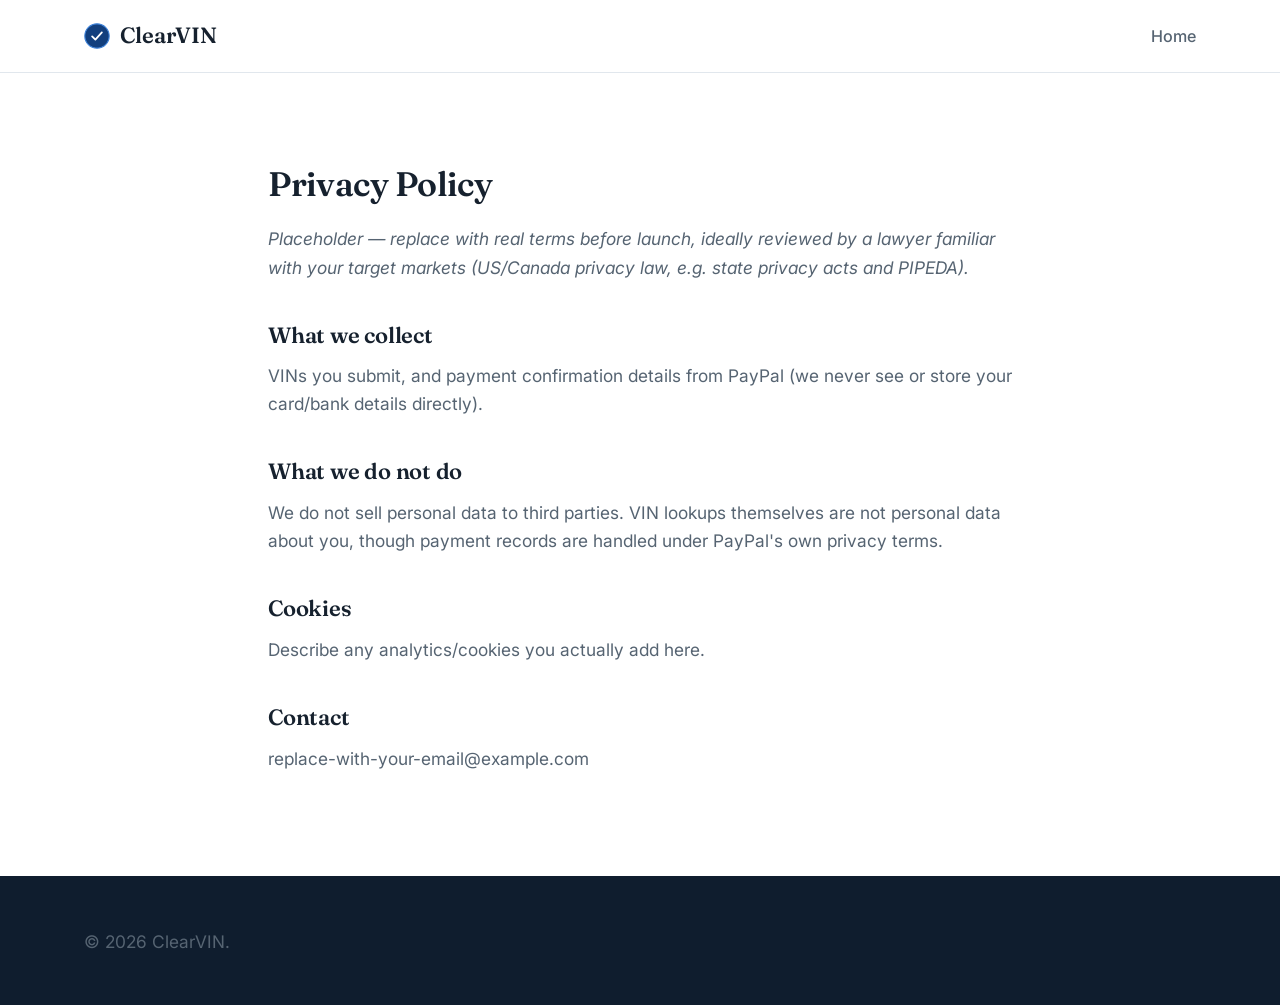
<file: privacy.html>
<!DOCTYPE html>
<html lang="en">
<head>
<meta charset="UTF-8">
<meta name="viewport" content="width=device-width, initial-scale=1.0">
<title>Privacy Policy — ClearVIN</title>
<link href="https://fonts.googleapis.com/css2?family=Fraunces:opsz,wght@9..144,500;9..144,600;9..144,700&family=Inter:wght@400;500;600&display=swap" rel="stylesheet">
<link rel="stylesheet" href="style.css">
</head>
<body>
<header class="site-header">
  <div class="container">
    <a href="index.html" class="brand">
      <svg width="26" height="26" viewBox="0 0 32 32" fill="none" xmlns="http://www.w3.org/2000/svg">
        <circle cx="16" cy="16" r="15" fill="#123F7D" stroke="#3E82D8" stroke-width="1.4"/>
        <path d="M10 16.5 L14 20.5 L22 11.5" stroke="#fff" stroke-width="2.2" fill="none" stroke-linecap="round" stroke-linejoin="round"/>
      </svg>
      ClearVIN
    </a>
    <nav class="site-nav"><a href="index.html">Home</a></nav>
  </div>
</header>
<main class="section">
  <div class="container legal-page">
    <h1>Privacy Policy</h1>
    
<p><em>Placeholder — replace with real terms before launch, ideally reviewed by a lawyer familiar with your target markets (US/Canada privacy law, e.g. state privacy acts and PIPEDA).</em></p>
<h2>What we collect</h2>
<p>VINs you submit, and payment confirmation details from PayPal (we never see or store your card/bank details directly).</p>
<h2>What we do not do</h2>
<p>We do not sell personal data to third parties. VIN lookups themselves are not personal data about you, though payment records are handled under PayPal's own privacy terms.</p>
<h2>Cookies</h2>
<p>Describe any analytics/cookies you actually add here.</p>
<h2>Contact</h2>
<p>replace-with-your-email@example.com</p>

  </div>
</main>
<footer class="site-footer">
  <div class="container"><p>© <span id="year"></span> ClearVIN.</p></div>
</footer>
<script>document.getElementById("year").textContent = new Date().getFullYear();</script>
</body>
</html>
</file>
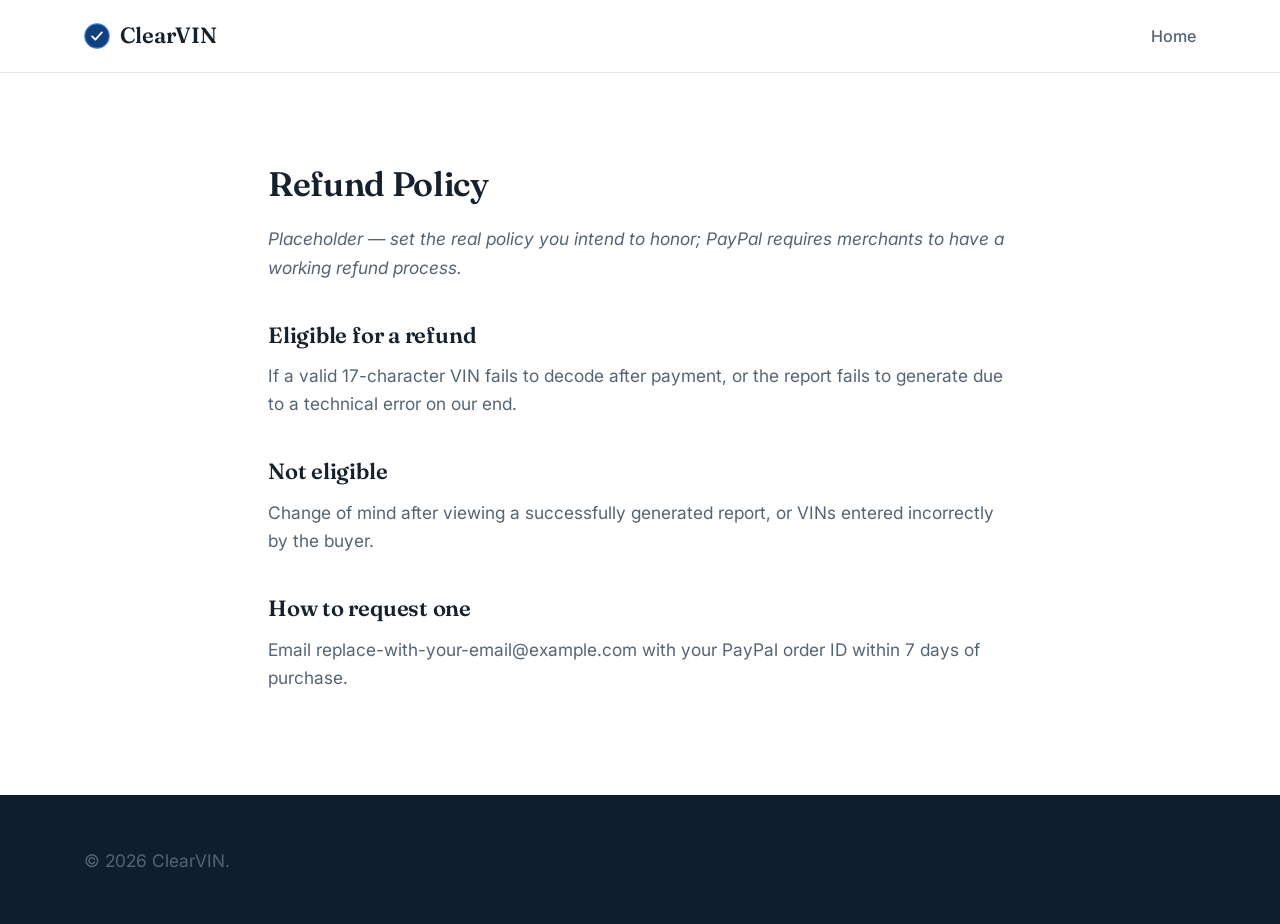
<file: refund-policy.html>
<!DOCTYPE html>
<html lang="en">
<head>
<meta charset="UTF-8">
<meta name="viewport" content="width=device-width, initial-scale=1.0">
<title>Refund Policy — ClearVIN</title>
<link href="https://fonts.googleapis.com/css2?family=Fraunces:opsz,wght@9..144,500;9..144,600;9..144,700&family=Inter:wght@400;500;600&display=swap" rel="stylesheet">
<link rel="stylesheet" href="style.css">
</head>
<body>
<header class="site-header">
  <div class="container">
    <a href="index.html" class="brand">
      <svg width="26" height="26" viewBox="0 0 32 32" fill="none" xmlns="http://www.w3.org/2000/svg">
        <circle cx="16" cy="16" r="15" fill="#123F7D" stroke="#3E82D8" stroke-width="1.4"/>
        <path d="M10 16.5 L14 20.5 L22 11.5" stroke="#fff" stroke-width="2.2" fill="none" stroke-linecap="round" stroke-linejoin="round"/>
      </svg>
      ClearVIN
    </a>
    <nav class="site-nav"><a href="index.html">Home</a></nav>
  </div>
</header>
<main class="section">
  <div class="container legal-page">
    <h1>Refund Policy</h1>
    
<p><em>Placeholder — set the real policy you intend to honor; PayPal requires merchants to have a working refund process.</em></p>
<h2>Eligible for a refund</h2>
<p>If a valid 17-character VIN fails to decode after payment, or the report fails to generate due to a technical error on our end.</p>
<h2>Not eligible</h2>
<p>Change of mind after viewing a successfully generated report, or VINs entered incorrectly by the buyer.</p>
<h2>How to request one</h2>
<p>Email replace-with-your-email@example.com with your PayPal order ID within 7 days of purchase.</p>

  </div>
</main>
<footer class="site-footer">
  <div class="container"><p>© <span id="year"></span> ClearVIN.</p></div>
</footer>
<script>document.getElementById("year").textContent = new Date().getFullYear();</script>
</body>
</html>
</file>
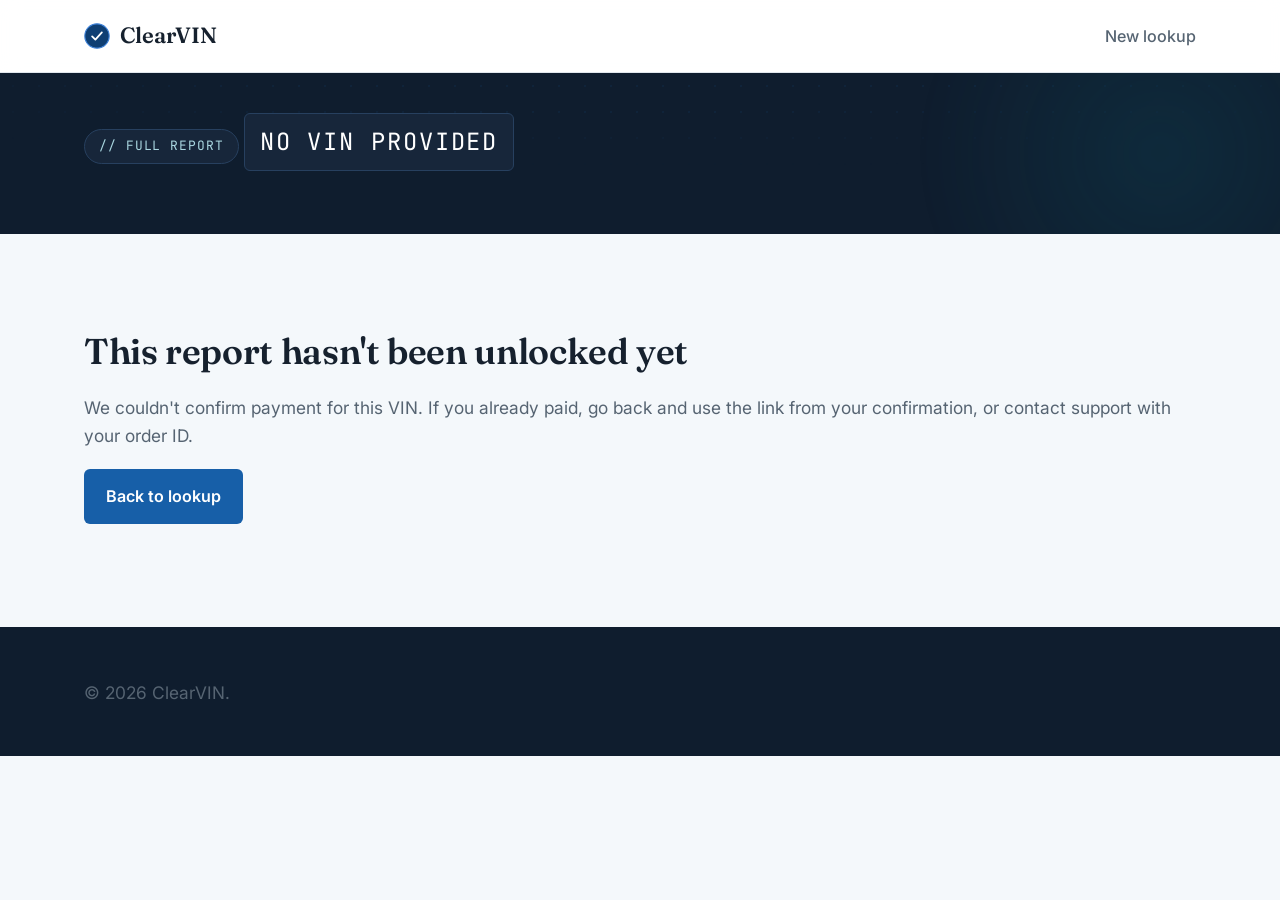
<file: report.html>
<!DOCTYPE html>
<html lang="en">
<head>
<meta charset="UTF-8">
<meta name="viewport" content="width=device-width, initial-scale=1.0">
<title>Vehicle Report — ClearVIN</title>
<link href="https://fonts.googleapis.com/css2?family=Fraunces:opsz,wght@9..144,500;9..144,600;9..144,700&family=Inter:wght@400;500;600;700&family=JetBrains+Mono:wght@400;500&display=swap" rel="stylesheet">
<link rel="stylesheet" href="style.css">
</head>
<body>

<header class="site-header">
  <div class="container">
    <a href="index.html" class="brand">
      <svg class="brand-mark" width="26" height="26" viewBox="0 0 32 32" fill="none" xmlns="http://www.w3.org/2000/svg">
        <circle cx="16" cy="16" r="15" fill="#0F3F73" stroke="#3E82D8" stroke-width="1.4"/>
        <path d="M10 16.5 L14 20.5 L22 11.5" stroke="#fff" stroke-width="2.2" fill="none" stroke-linecap="round" stroke-linejoin="round"/>
      </svg>
      ClearVIN
    </a>
    <nav class="site-nav"><a href="index.html">New lookup</a></nav>
  </div>
</header>

<div class="report-header bg-layered">
  <div class="container">
    <div class="hero-eyebrow">// Full report</div>
    <div class="report-vin" id="reportVin">—</div>
  </div>
</div>

<div class="container">
  <div id="reportSummary" class="report-summary"></div>
</div>

<div id="lockedNotice" class="section hidden">
  <div class="container">
    <h2>This report hasn't been unlocked yet</h2>
    <p>We couldn't confirm payment for this VIN. If you already paid, go back and use the
    link from your confirmation, or contact support with your order ID.</p>
    <p><a class="btn btn-primary" href="index.html" style="display:inline-block;text-decoration:none;">Back to lookup</a></p>
  </div>
</div>

<main id="reportBody" class="section hidden" style="padding-top:0;">
  <div class="container">

    <div class="report-section">
      <h2 style="margin-bottom:4px;">Vehicle specifications</h2>
      <p class="section-eyebrow" style="margin-bottom:20px;">Source: NHTSA vPIC public VIN registry</p>
      <table class="data-table" id="specTable"></table>
    </div>

    <div class="report-section">
      <h2 style="margin-top:0;">Open recalls</h2>
      <div id="recallsList"></div>
    </div>

    <div class="report-section">
      <h2 style="margin-top:0;">Safety complaints on file</h2>
      <p id="complaintsSummary" class="section-eyebrow"></p>
      <table class="data-table" id="complaintsTable"></table>
    </div>

    <div class="report-section">
      <h2 style="margin-top:0;">Title &amp; history flags</h2>
      <div id="historySection"></div>
    </div>

    <div class="disclaimer">
      ClearVIN is an independent lookup tool, not affiliated with NHTSA, any state DMV, or any automaker.
      Recall and complaint data reflect what has been reported to NHTSA as of the time of this request and may
      not be complete or current. This report is informational only and is not a substitute for an independent
      pre-purchase inspection by a licensed mechanic.
    </div>
  </div>
</main>

<footer class="site-footer">
  <div class="container">
    <p>© <span id="year"></span> ClearVIN.</p>
  </div>
</footer>

<script src="config.js"></script>
<script src="vin-api.js"></script>
<script src="report.js"></script>
</body>
</html>
</file>
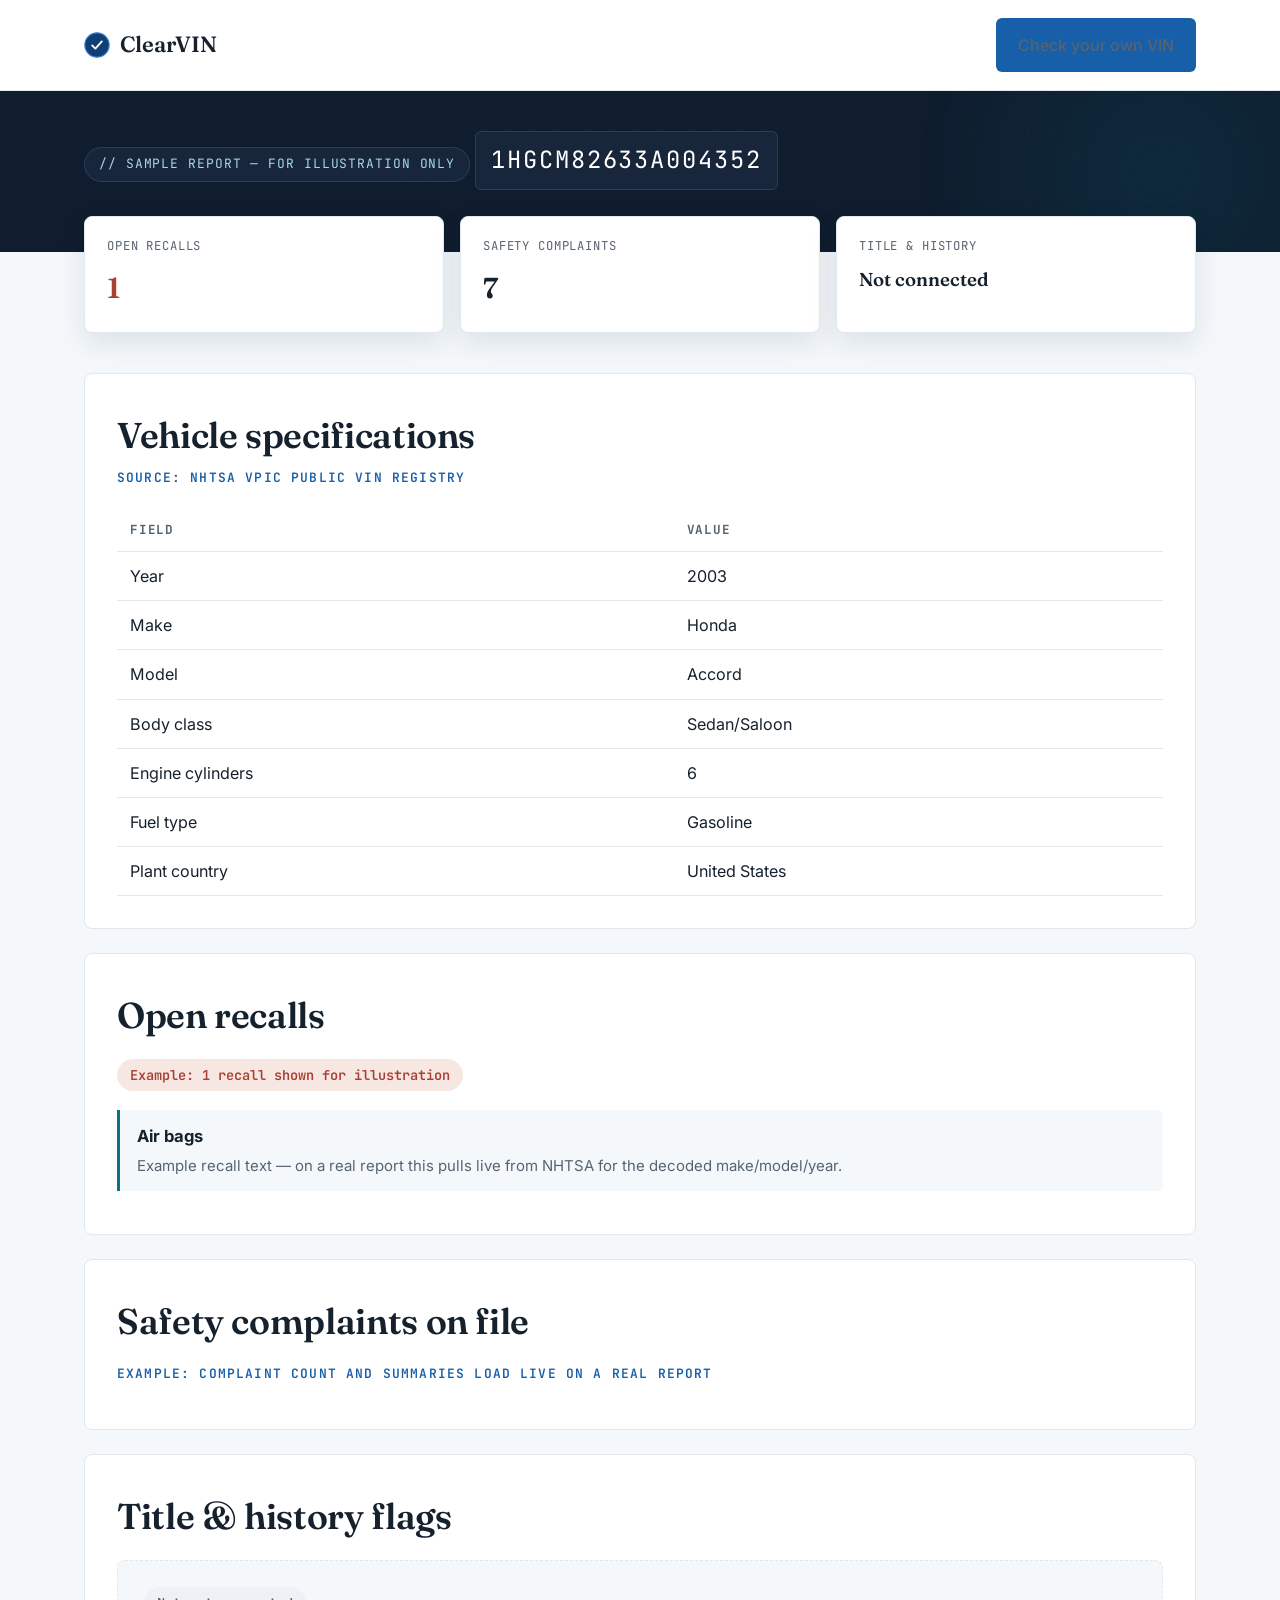
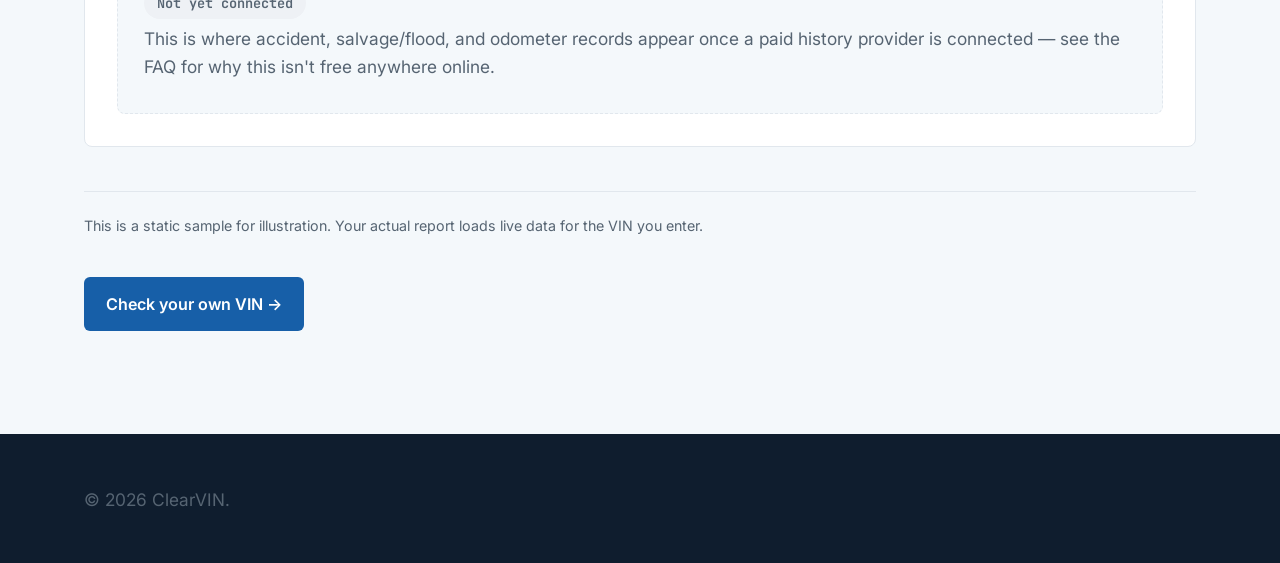
<file: sample-report.html>
<!DOCTYPE html>
<html lang="en">
<head>
<meta charset="UTF-8">
<meta name="viewport" content="width=device-width, initial-scale=1.0">
<title>Sample Report — ClearVIN</title>
<link href="https://fonts.googleapis.com/css2?family=Fraunces:opsz,wght@9..144,500;9..144,600;9..144,700&family=Inter:wght@400;500;600;700&family=JetBrains+Mono:wght@400;500&display=swap" rel="stylesheet">
<link rel="stylesheet" href="style.css">
</head>
<body class="report-body">

<header class="site-header">
  <div class="container">
    <a href="index.html" class="brand">
      <svg width="26" height="26" viewBox="0 0 32 32" fill="none" xmlns="http://www.w3.org/2000/svg">
        <circle cx="16" cy="16" r="15" fill="#0F3F73" stroke="#3E82D8" stroke-width="1.4"/>
        <path d="M10 16.5 L14 20.5 L22 11.5" stroke="#fff" stroke-width="2.2" fill="none" stroke-linecap="round" stroke-linejoin="round"/>
      </svg>
      ClearVIN
    </a>
    <nav class="site-nav"><a href="index.html#scanner" class="btn btn-primary">Check your own VIN</a></nav>
  </div>
</header>

<div class="report-header bg-layered">
  <div class="container">
    <div class="hero-eyebrow">// Sample report — for illustration only</div>
    <div class="report-vin">1HGCM82633A004352</div>
  </div>
</div>

<div class="container">
  <div class="report-summary">
    <div class="summary-grid">
      <div class="summary-card">
        <div class="summary-label">Open recalls</div>
        <div class="summary-value" style="color:var(--red);">1</div>
      </div>
      <div class="summary-card">
        <div class="summary-label">Safety complaints</div>
        <div class="summary-value">7</div>
      </div>
      <div class="summary-card">
        <div class="summary-label">Title &amp; history</div>
        <div class="summary-value" style="font-size:1.1rem;">Not connected</div>
      </div>
    </div>
  </div>
</div>

<main class="section" style="padding-top:0;">
  <div class="container">

    <div class="report-section">
      <h2 style="margin-bottom:4px;">Vehicle specifications</h2>
      <p class="section-eyebrow" style="margin-bottom:20px;">Source: NHTSA vPIC public VIN registry</p>
      <table class="data-table">
        <tr><th>Field</th><th>Value</th></tr>
        <tr><td>Year</td><td>2003</td></tr>
        <tr><td>Make</td><td>Honda</td></tr>
        <tr><td>Model</td><td>Accord</td></tr>
        <tr><td>Body class</td><td>Sedan/Saloon</td></tr>
        <tr><td>Engine cylinders</td><td>6</td></tr>
        <tr><td>Fuel type</td><td>Gasoline</td></tr>
        <tr><td>Plant country</td><td>United States</td></tr>
      </table>
    </div>

    <div class="report-section">
      <h2 style="margin-top:0;">Open recalls</h2>
      <p><span class="status-pill status-flag">Example: 1 recall shown for illustration</span></p>
      <div class="recall-item">
        <h4>Air bags</h4>
        <p>Example recall text — on a real report this pulls live from NHTSA for the decoded make/model/year.</p>
      </div>
    </div>

    <div class="report-section">
      <h2 style="margin-top:0;">Safety complaints on file</h2>
      <p class="section-eyebrow">Example: complaint count and summaries load live on a real report</p>
    </div>

    <div class="report-section">
      <h2 style="margin-top:0;">Title &amp; history flags</h2>
      <div class="history-placeholder">
        <p><span class="status-pill status-locked">Not yet connected</span></p>
        <p>This is where accident, salvage/flood, and odometer records appear once a paid history provider is connected — see the FAQ for why this isn't free anywhere online.</p>
      </div>
    </div>

    <div class="disclaimer">
      This is a static sample for illustration. Your actual report loads live data for the VIN you enter.
    </div>

    <p style="margin-top:40px;"><a href="index.html#scanner" class="btn btn-primary" style="display:inline-block;text-decoration:none;">Check your own VIN →</a></p>
  </div>
</main>

<footer class="site-footer">
  <div class="container"><p>© <span id="year"></span> ClearVIN.</p></div>
</footer>
<script>document.getElementById("year").textContent = new Date().getFullYear();</script>
</body>
</html>
</file>
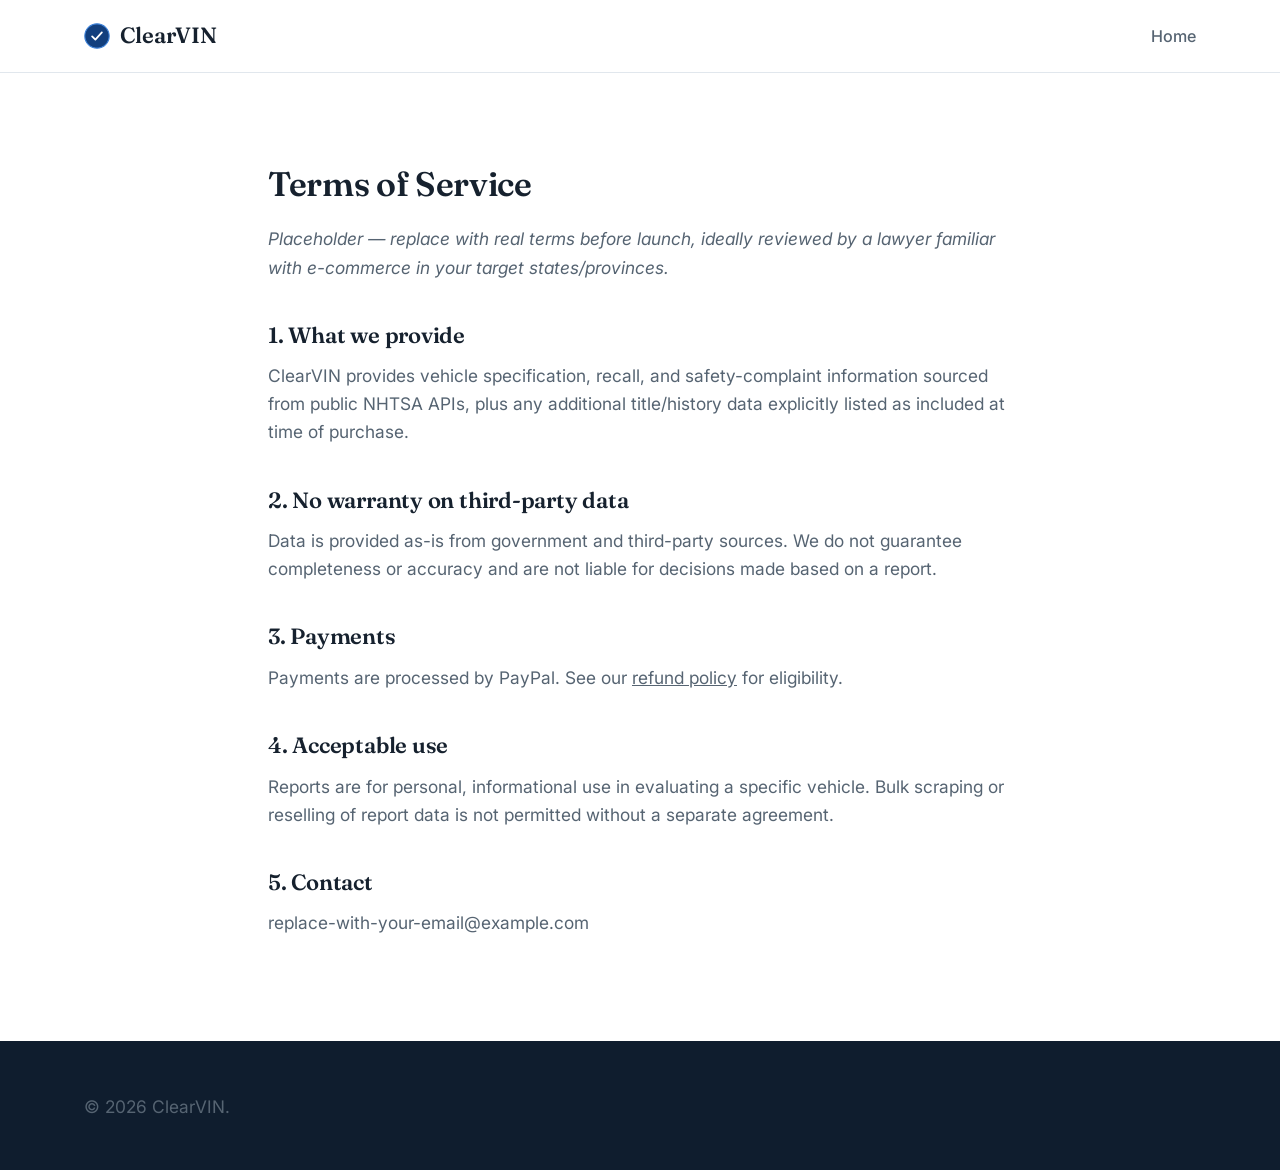
<file: terms.html>
<!DOCTYPE html>
<html lang="en">
<head>
<meta charset="UTF-8">
<meta name="viewport" content="width=device-width, initial-scale=1.0">
<title>Terms of Service — ClearVIN</title>
<link href="https://fonts.googleapis.com/css2?family=Fraunces:opsz,wght@9..144,500;9..144,600;9..144,700&family=Inter:wght@400;500;600&display=swap" rel="stylesheet">
<link rel="stylesheet" href="style.css">
</head>
<body>
<header class="site-header">
  <div class="container">
    <a href="index.html" class="brand">
      <svg width="26" height="26" viewBox="0 0 32 32" fill="none" xmlns="http://www.w3.org/2000/svg">
        <circle cx="16" cy="16" r="15" fill="#123F7D" stroke="#3E82D8" stroke-width="1.4"/>
        <path d="M10 16.5 L14 20.5 L22 11.5" stroke="#fff" stroke-width="2.2" fill="none" stroke-linecap="round" stroke-linejoin="round"/>
      </svg>
      ClearVIN
    </a>
    <nav class="site-nav"><a href="index.html">Home</a></nav>
  </div>
</header>
<main class="section">
  <div class="container legal-page">
    <h1>Terms of Service</h1>
    
<p><em>Placeholder — replace with real terms before launch, ideally reviewed by a lawyer familiar with e-commerce in your target states/provinces.</em></p>
<h2>1. What we provide</h2>
<p>ClearVIN provides vehicle specification, recall, and safety-complaint information sourced from public NHTSA APIs, plus any additional title/history data explicitly listed as included at time of purchase.</p>
<h2>2. No warranty on third-party data</h2>
<p>Data is provided as-is from government and third-party sources. We do not guarantee completeness or accuracy and are not liable for decisions made based on a report.</p>
<h2>3. Payments</h2>
<p>Payments are processed by PayPal. See our <a href="refund-policy.html">refund policy</a> for eligibility.</p>
<h2>4. Acceptable use</h2>
<p>Reports are for personal, informational use in evaluating a specific vehicle. Bulk scraping or reselling of report data is not permitted without a separate agreement.</p>
<h2>5. Contact</h2>
<p>replace-with-your-email@example.com</p>

  </div>
</main>
<footer class="site-footer">
  <div class="container"><p>© <span id="year"></span> ClearVIN.</p></div>
</footer>
<script>document.getElementById("year").textContent = new Date().getFullYear();</script>
</body>
</html>
</file>
<file: style.css>
/* ===========================================================
   ClearVIN — Design Tokens (v6: editorial serif display, duotone photos)
   =========================================================== */
:root {
  --ink:        #0F1D2E;
  --ink-soft:   #17263A;
  --bg:         #FFFFFF;
  --bg-soft:    #F4F8FB;
  --bg-tint:    #EAF2FA;
  --text:       #16212E;
  --text-soft:  #566472;
  --brand:      #175FA8;
  --brand-light:#3E82D8;
  --brand-dark: #0F3F73;
  --accent:     #0B7285;
  --accent-bg:  #E4F1F3;
  --green:      #1E7A50;
  --green-bg:   #E6F3EC;
  --red:        #A8402F;
  --red-bg:     #F7E7E3;
  --line:       #E1E7ED;

  --display: "Fraunces", Georgia, serif;
  --body:    "Inter", "Segoe UI", sans-serif;
  --mono:    "JetBrains Mono", "SFMono-Regular", Consolas, monospace;

  --radius: 8px;
  --shadow-sm: 0 1px 2px rgba(16,29,46,.06);
  --shadow: 0 10px 28px rgba(16,29,46,.10);
  --ease: cubic-bezier(.22,.9,.32,1);
}

* { box-sizing: border-box; }
html { scroll-behavior: smooth; font-size: 17px; }
body { margin: 0; background: var(--bg); color: var(--text); font-family: var(--body); line-height: 1.62; -webkit-font-smoothing: antialiased; }
body.report-body { background: var(--bg-soft); }
h1, h2, h3 { font-family: var(--display); margin: 0 0 .4em; letter-spacing: -0.01em; font-weight: 600; color: var(--text); }
p { margin: 0 0 1.1em; color: var(--text-soft); font-size: 1.02rem; }
a { color: inherit; }
.container { max-width: 1160px; margin: 0 auto; padding: 0 24px; }

.reveal { opacity: 0; transform: translateY(16px); transition: opacity .55s var(--ease), transform .55s var(--ease); }
.reveal.in-view { opacity: 1; transform: translateY(0); }
@media (prefers-reduced-motion: reduce) { .reveal { opacity: 1; transform: none; transition: none; } }

/* ---------- Header ---------- */
.site-header { background: rgba(255,255,255,.92); backdrop-filter: blur(10px); padding: 18px 0; position: sticky; top: 0; z-index: 40; border-bottom: 1px solid var(--line); }
.site-header .container { display: flex; align-items: center; justify-content: space-between; }
.brand { display: flex; align-items: center; gap: 10px; font-family: var(--display); font-weight: 600; font-size: 1.3rem; text-decoration: none; color: var(--text); }
.brand-mark { display: block; }
.site-nav { display: flex; align-items: center; }
.site-nav a { color: var(--text-soft); text-decoration: none; margin-left: 30px; font-size: .95rem; font-weight: 500; transition: color .15s; }
.site-nav a:hover { color: var(--brand); }
.site-nav .btn { margin-left: 30px; }

/* ---------- Hero ---------- */
.hero { background: linear-gradient(180deg, var(--bg-tint) 0%, var(--bg) 82%); padding: 72px 0 0; }
.hero-inner { padding-bottom: 60px; }
.hero-grid { display: grid; grid-template-columns: 1.05fr .95fr; gap: 52px; align-items: stretch; }
@media (max-width: 940px) { .hero-grid { grid-template-columns: 1fr; } }
.hero-grid > div:first-child { display: flex; flex-direction: column; justify-content: center; }

.hero-eyebrow { display: inline-flex; align-items: center; gap: 8px; font-family: var(--mono); color: var(--brand-dark); font-size: .76rem; letter-spacing: .07em; text-transform: uppercase; background: #fff; border: 1px solid var(--line); padding: 6px 14px; border-radius: 20px; margin-bottom: 22px; width: fit-content; }
.hero h1 { font-size: clamp(2.5rem, 4.8vw, 3.8rem); line-height: 1.06; max-width: 14ch; color: var(--text); }
.hero p.lede { color: var(--text-soft); max-width: 46ch; font-size: 1.15rem; }

/* photo-frame: duotone treatment applied to every photo on the site.
   Keeps colour/contrast consistent across different stock sources and
   avoids drawing attention to background detail (signage, plates, etc). */
.photo-frame { position: relative; border-radius: var(--radius); overflow: hidden; border: 1px solid var(--line); }
.photo-frame img { display: block; width: 100%; height: 100%; object-fit: cover; filter: grayscale(1) contrast(1.08) brightness(.97); }
.photo-frame::after { content: ""; position: absolute; inset: 0; background: linear-gradient(155deg, rgba(23,95,168,.62) 0%, rgba(11,114,133,.5) 100%); mix-blend-mode: multiply; }
.photo-frame::before { content: ""; position: absolute; inset: 0; border: 1px solid rgba(255,255,255,.08); z-index: 2; pointer-events: none; }

.hero-photo { aspect-ratio: auto; height: 100%; min-height: 340px; }
.hero-photo img { aspect-ratio: auto; height: 100%; }

/* VIN scanner */
.vin-scanner { margin-top: 34px; max-width: 620px; background: var(--ink); border: 1px solid #223349; border-radius: var(--radius); padding: 20px; box-shadow: var(--shadow); }
.vin-scanner label { display: block; font-family: var(--mono); font-size: .74rem; letter-spacing: .1em; text-transform: uppercase; color: #93A8B8; margin-bottom: 9px; }
.vin-scan-row { display: flex; gap: 10px; position: relative; }
#vinInput { flex: 1; font-family: var(--mono); font-size: 1.12rem; letter-spacing: .1em; text-transform: uppercase; background: #0D1826; border: 1px solid #27405f; color: #fff; padding: 15px 16px; border-radius: 6px; outline: none; min-width: 0; transition: border-color .15s; }
#vinInput:focus { border-color: var(--brand-light); }
.btn { font-family: var(--body); font-weight: 600; border: none; border-radius: 6px; padding: 14px 22px; cursor: pointer; font-size: .95rem; transition: transform .12s var(--ease), opacity .12s, background .15s; white-space: nowrap; }
.btn:hover { transform: translateY(-1px); }
.btn:active { transform: scale(.97); }
/* ---------- Buttons — one consistent system, two variants ---------- */
.btn-primary { background: var(--brand); color: #fff; }
.btn-primary:hover { background: var(--brand-light); }
.btn-secondary { background: #fff; border: 1px solid var(--line); color: var(--text); }
.btn-secondary:hover { background: var(--bg-soft); border-color: #C9D2DA; }
.btn:disabled { opacity: .5; cursor: not-allowed; transform: none !important; }

/* ---------- Layered background treatment (hero + report header) ---------- */
.bg-layered { position: relative; overflow: hidden; }
.bg-layered::before {
  content: "";
  position: absolute; inset: 0;
  background-image: radial-gradient(circle, rgba(23,95,168,.10) 1px, transparent 1px);
  background-size: 26px 26px;
  mask-image: radial-gradient(ellipse 70% 60% at 50% 0%, #000 40%, transparent 100%);
}
.bg-layered::after {
  content: "";
  position: absolute; top: -160px; right: -120px;
  width: 480px; height: 480px; border-radius: 50%;
  background: radial-gradient(circle, rgba(11,114,133,.16), transparent 70%);
  filter: blur(10px);
}
.bg-layered .container { position: relative; z-index: 2; }
.vin-hint { font-size: .8rem; color: #7C8CA0; margin-top: 9px; }

/* supported countries — near the VIN input */
.countries-note { margin-top: 12px; }
.countries-note summary { cursor: pointer; font-size: .8rem; color: #93A8B8; list-style: none; display: inline-flex; align-items: center; gap: 6px; }
.countries-note summary::-webkit-details-marker { display: none; }
.countries-note summary::before { content: "🌐"; font-size: .85em; }
.countries-note[open] summary { margin-bottom: 8px; }
.countries-list { display: flex; flex-wrap: wrap; gap: 6px; max-height: 130px; overflow-y: auto; padding: 10px; background: #0D1826; border: 1px solid #27405f; border-radius: 6px; }
.countries-list span { font-size: .74rem; color: #AEC0CE; background: #17263A; padding: 3px 9px; border-radius: 12px; }
.countries-caveat { font-size: .74rem; color: #6E8194; margin-top: 6px; margin-bottom: 0; }

.scan-line { position: absolute; left: 0; right: 0; top: 0; height: 2px; background: linear-gradient(90deg, transparent, var(--brand-light), transparent); opacity: 0; }
.scanning .scan-line { opacity: 1; animation: scanmove 1.1s ease-in-out infinite; }
@keyframes scanmove { 0% { top: 0; } 50% { top: 100%; } 100% { top: 0; } }

.decode-preview { margin-top: 15px; font-family: var(--mono); font-size: .86rem; color: #AEC0CE; display: grid; gap: 4px; }
.decode-preview .field { display: flex; gap: 8px; opacity: 0; animation: fadein .3s ease forwards; }
.decode-preview .field .k { color: #6E8194; min-width: 12ch; }
.decode-preview .field .v { color: #E7EEF3; }
@keyframes fadein { to { opacity: 1; } }

/* trust bar */
.trust-bar { background: #fff; border-top: 1px solid var(--line); border-bottom: 1px solid var(--line); }
.trust-bar .container { display: grid; grid-template-columns: repeat(4, 1fr); gap: 20px; padding: 22px 24px; }
@media (max-width: 780px) { .trust-bar .container { grid-template-columns: repeat(2, 1fr); } }
.trust-item { display: flex; align-items: center; gap: 10px; color: var(--text-soft); font-size: .88rem; font-weight: 500; }
.trust-item svg { flex-shrink: 0; color: var(--brand); }

/* ---------- Sections ---------- */
.section { padding: 84px 0; }
.section-alt { background: var(--bg-soft); }
.section h2 { font-size: clamp(1.8rem, 2.8vw, 2.4rem); }
.section-eyebrow { font-family: var(--mono); font-size: .76rem; letter-spacing: .09em; text-transform: uppercase; color: var(--brand); margin-bottom: 12px; font-weight: 600; }
.section-head { max-width: 62ch; margin-bottom: 44px; }

/* photo + text split */
.split { display: grid; grid-template-columns: 1fr 1fr; gap: 56px; align-items: stretch; }
@media (max-width: 880px) { .split { grid-template-columns: 1fr; } }
.split-photo { min-height: 320px; }
.split-photo img { aspect-ratio: auto; height: 100%; }
.split.reverse .split-photo { order: 2; }
.split.reverse .split-text { order: 1; }
.split-text { display: flex; flex-direction: column; justify-content: center; }
.check-list { list-style: none; padding: 0; margin: 20px 0 0; }
.check-list li { display: flex; align-items: flex-start; gap: 10px; margin-bottom: 13px; font-size: .98rem; color: var(--text); }
.check-list svg { color: var(--accent); flex-shrink: 0; margin-top: 3px; }

.spec-grid { display: grid; grid-template-columns: repeat(3, 1fr); gap: 22px; }
@media (max-width: 780px) { .spec-grid { grid-template-columns: 1fr; } }
.spec-card { background: #fff; border: 1px solid var(--line); border-radius: var(--radius); padding: 28px 24px; }
.spec-card .tag { font-family: var(--mono); font-size: .74rem; color: var(--brand); letter-spacing: .08em; font-weight: 600; }
.spec-card h3 { font-size: 1.15rem; margin-top: 10px; font-weight: 600; }
.spec-card p { font-size: .95rem; margin-bottom: 0; }

.sample-card { display: flex; align-items: center; justify-content: space-between; gap: 24px; flex-wrap: wrap; background: var(--ink); color: #fff; border-radius: var(--radius); padding: 34px 38px; }
.sample-card h3 { color: #fff; font-size: 1.35rem; }
.sample-card p { color: #AEC0CE; margin-bottom: 0; max-width: 46ch; }

/* photo banner */
.photo-banner { padding: 0; }
.banner-card { position: relative; border-radius: var(--radius); overflow: hidden; min-height: 320px; display: flex; align-items: center; }
.banner-card-content { position: relative; z-index: 2; padding: 48px; max-width: 560px; color: #fff; }
.banner-card-content h2 { color: #fff; font-size: clamp(1.7rem, 2.6vw, 2.2rem); }
.banner-card-content p { color: #D3DCE3; }

.price-panel { background: #fff; border: 1px solid var(--line); border-radius: var(--radius); padding: 38px; display: flex; align-items: center; justify-content: space-between; gap: 26px; flex-wrap: wrap; }
.price-panel .amount { font-family: var(--display); font-size: 2.6rem; font-weight: 600; }
.price-panel .amount small { font-family: var(--body); font-size: 1.02rem; color: var(--text-soft); font-weight: 400; }
.price-includes { list-style: none; padding: 0; margin: 16px 0 0; font-size: .92rem; color: var(--text-soft); }
.price-includes li { display: flex; align-items: center; gap: 8px; margin-bottom: 7px; }
.price-includes svg { color: var(--green); flex-shrink: 0; }
.badge-warn { display: inline-flex; align-items: center; gap: 6px; background: var(--accent-bg); color: var(--accent); font-size: .8rem; padding: 5px 12px; border-radius: 20px; font-family: var(--mono); font-weight: 600; }
.guarantee-note { font-size: .82rem; color: var(--text-soft); margin-top: 12px; display: flex; align-items: center; gap: 6px; }
.guarantee-note svg { color: var(--green); flex-shrink: 0; }

/* payment method tabs */
.pay-tabs { display: flex; gap: 6px; background: var(--bg-soft); border: 1px solid var(--line); border-radius: 8px; padding: 4px; margin-bottom: 14px; }
.pay-tab { flex: 1; text-align: center; padding: 9px 10px; border-radius: 6px; font-size: .88rem; font-weight: 600; cursor: pointer; color: var(--text-soft); background: transparent; border: none; font-family: var(--body); }
.pay-tab.active { background: #fff; color: var(--text); box-shadow: var(--shadow-sm); }
.pay-panel { display: none; }
.pay-panel.active { display: block; }
.card-field-wrap { background: #fff; border: 1px solid var(--line); border-radius: 6px; padding: 13px 14px; margin-bottom: 12px; }
.pay-note { font-size: .78rem; color: var(--text-soft); margin-top: 8px; display: flex; align-items: center; gap: 6px; }
.pay-note svg { color: var(--text-soft); flex-shrink: 0; }
.card-setup-notice { font-size: .85rem; color: var(--text-soft); background: var(--bg-soft); border: 1px dashed var(--line); border-radius: 8px; padding: 16px; }

.faq-item { border-bottom: 1px solid var(--line); padding: 20px 0; }
.faq-item summary { cursor: pointer; font-family: var(--display); font-weight: 600; font-size: 1.1rem; list-style: none; display: flex; justify-content: space-between; align-items: center; gap: 16px; }
.faq-item summary::-webkit-details-marker { display: none; }
.faq-item summary::after { content: "+"; font-size: 1.4rem; color: var(--brand); font-family: var(--body); flex-shrink: 0; }
.faq-item[open] summary::after { content: "\2013"; }
.faq-item p { margin-top: 13px; margin-bottom: 0; }

/* report page */
.report-header { background: var(--ink); color: #fff; padding: 40px 0 48px; }
.report-header .hero-eyebrow { background: #17263A; border-color: #27405f; color: #A9D6E0; }
.report-vin { font-family: var(--mono); font-size: 1.4rem; letter-spacing: .08em; background: var(--ink-soft); border: 1px solid #27405f; display: inline-block; padding: 9px 15px; border-radius: 6px; }

.report-summary { margin-top: -36px; margin-bottom: 40px; position: relative; z-index: 3; }
.summary-grid { display: grid; grid-template-columns: repeat(3, 1fr); gap: 16px; }
@media (max-width: 780px) { .summary-grid { grid-template-columns: 1fr; } }
.summary-card { background: #fff; border: 1px solid var(--line); border-radius: var(--radius); padding: 20px 22px; box-shadow: var(--shadow); }
.summary-card .summary-label { font-family: var(--mono); font-size: .72rem; letter-spacing: .07em; text-transform: uppercase; color: var(--text-soft); margin-bottom: 8px; }
.summary-card .summary-value { font-family: var(--display); font-size: 1.7rem; font-weight: 600; }

.report-section { background: #fff; border: 1px solid var(--line); border-radius: var(--radius); padding: 32px; margin-top: 24px; }
.status-pill { display: inline-flex; align-items: center; gap: 6px; font-family: var(--mono); font-size: .8rem; padding: 5px 13px; border-radius: 20px; font-weight: 600; }
.status-clear { background: var(--green-bg); color: var(--green); }
.status-flag  { background: var(--red-bg); color: var(--red); }
.status-locked { background: #EEF1F5; color: var(--text-soft); }

.data-table { width: 100%; border-collapse: collapse; font-size: .95rem; }
.data-table th, .data-table td { text-align: left; padding: 11px 13px; border-bottom: 1px solid var(--line); }
.data-table th { font-family: var(--mono); font-size: .74rem; letter-spacing: .06em; text-transform: uppercase; color: var(--text-soft); }

.recall-item { border-left: 3px solid var(--accent); padding: 13px 17px; margin-bottom: 11px; background: var(--bg-soft); border-radius: 0 6px 6px 0; }
.recall-item h4 { margin: 0 0 4px; font-size: .98rem; }
.recall-item p { margin: 0; font-size: .88rem; }

.history-placeholder { border: 1px dashed var(--line); border-radius: var(--radius); padding: 26px; background: var(--bg-soft); }
.history-placeholder p { margin-bottom: 6px; }

.disclaimer { font-size: .84rem; color: var(--text-soft); border-top: 1px solid var(--line); padding-top: 22px; margin-top: 44px; }

/* footer */
.site-footer { background: var(--ink); color: #8B9CAC; padding: 52px 0 30px; font-size: .87rem; }
.footer-grid { display: grid; grid-template-columns: 2fr 1fr 1fr 1fr; gap: 34px; margin-bottom: 34px; }
@media (max-width: 780px) { .footer-grid { grid-template-columns: 1fr 1fr; } }
.footer-grid h4 { color: #E7EEF3; font-family: var(--display); font-weight: 600; font-size: .95rem; margin-bottom: 13px; }
.footer-grid ul { list-style: none; padding: 0; margin: 0; }
.footer-grid li { margin-bottom: 9px; }
.footer-grid a { color: #8B9CAC; text-decoration: none; font-size: .89rem; }
.footer-grid a:hover { color: #fff; }
.footer-bottom { border-top: 1px solid #22334c; padding-top: 22px; display: flex; justify-content: space-between; flex-wrap: wrap; gap: 10px; font-size: .82rem; }

.hidden { display: none !important; }
.loader { display: inline-block; width: 14px; height: 14px; border: 2px solid #ffffff55; border-top-color: #fff; border-radius: 50%; animation: spin .7s linear infinite; }
@keyframes spin { to { transform: rotate(360deg); } }

.legal-page { max-width: 72ch; }
.legal-page h2 { margin-top: 36px; font-size: 1.3rem; }
</file>
